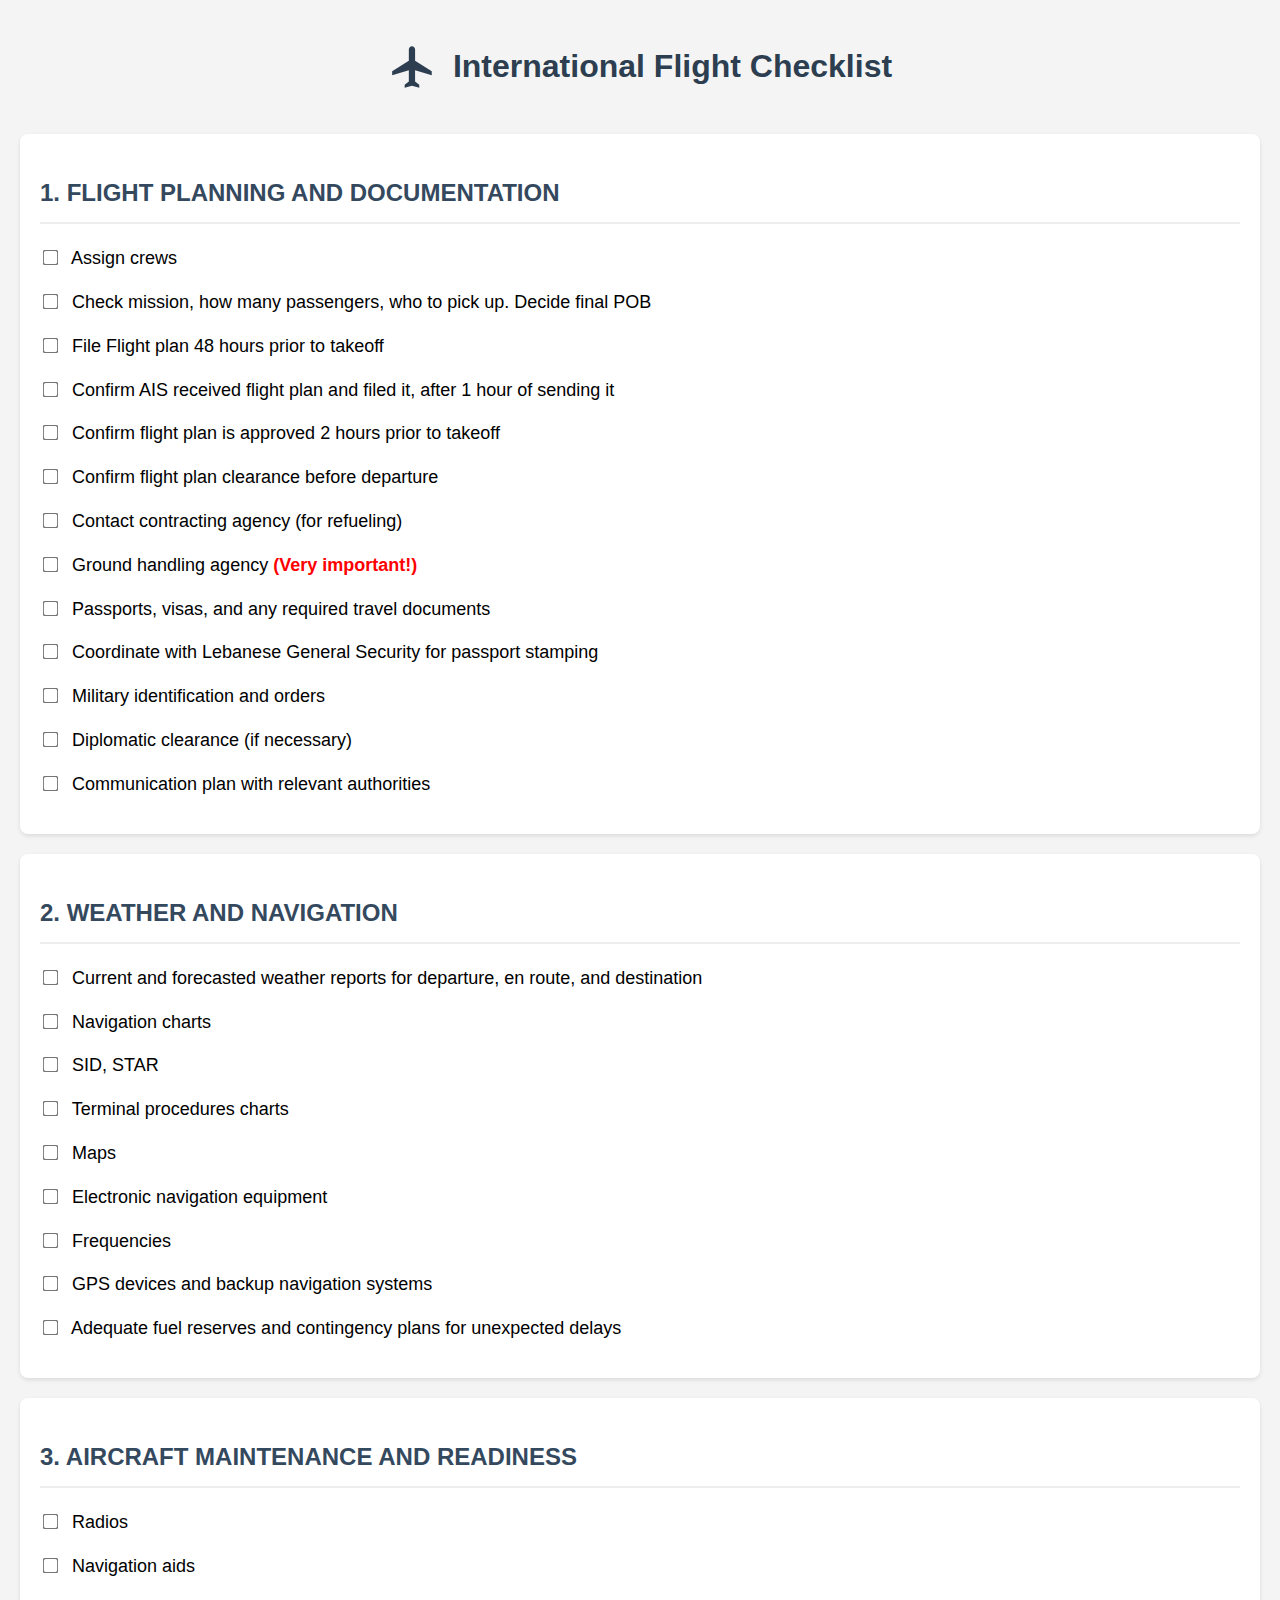
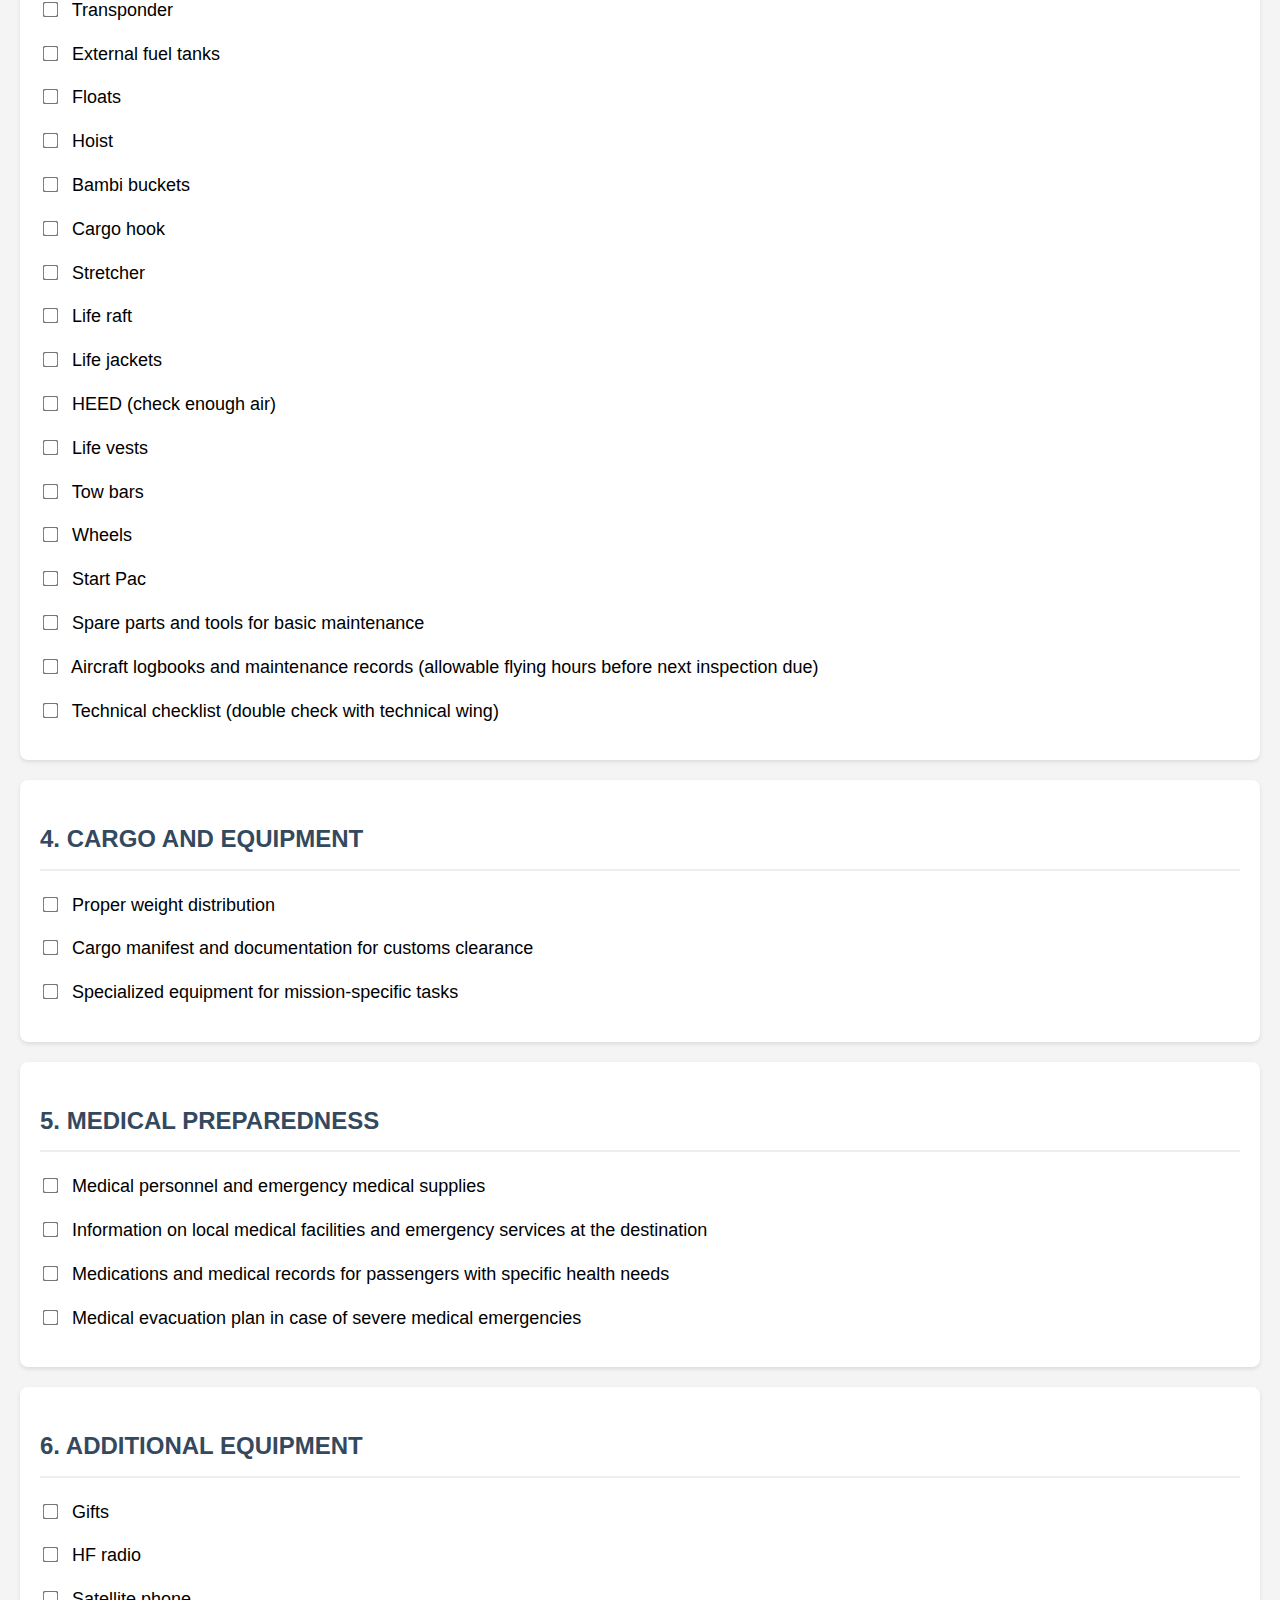
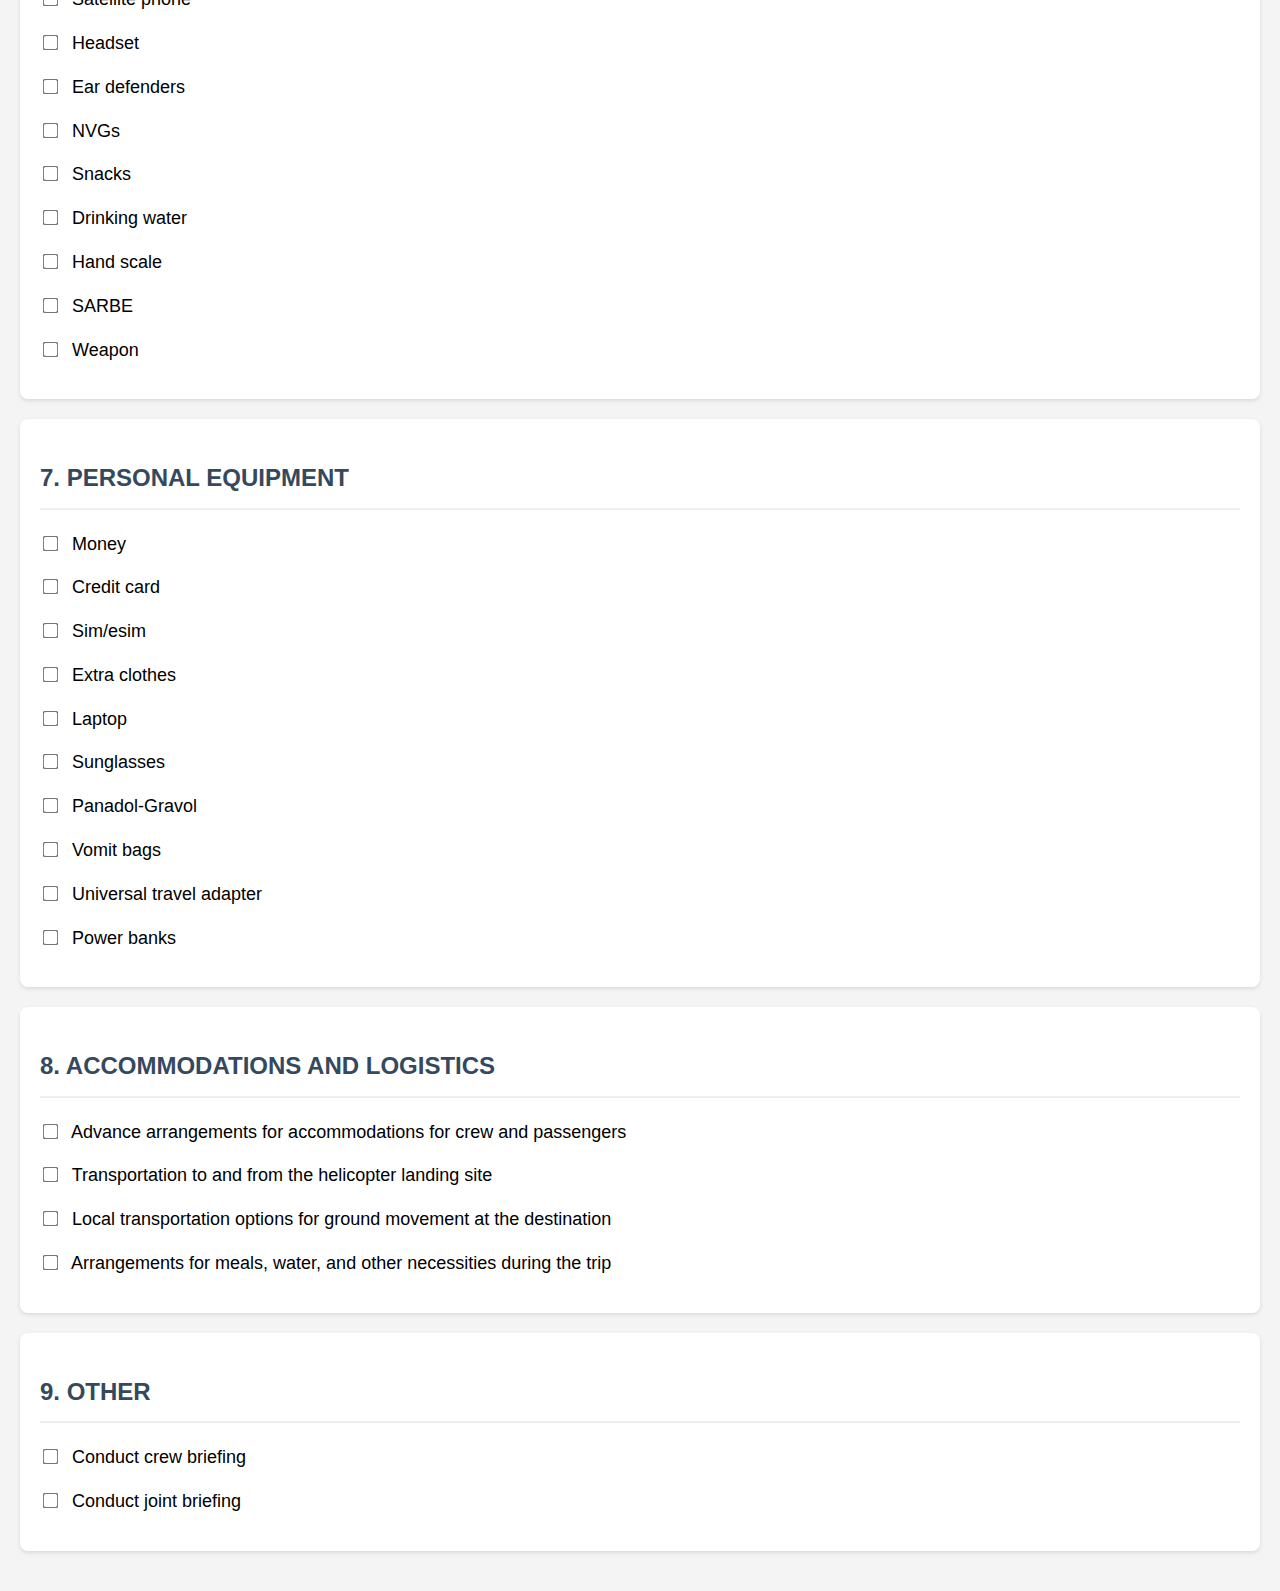
<file: index.html>
<!DOCTYPE html>
<html lang="en">

<head>
    <meta charset="UTF-8">
    <meta name="viewport" content="width=device-width, initial-scale=1.0">
    <title>Interactive International Flight Checklist</title>
    <link rel="stylesheet" href="style.css">
    <style>
        body {
            font-family: Arial, sans-serif;
            line-height: 1.6;
            margin: 0;
            padding: 20px;
            background-color: #f4f4f4;
            font-size: 18px;
        }

        .important {
            color: red;
            font-weight: bold;
        }
    </style>
</head>

<body>
    <div class="header">
        <svg class="logo" viewBox="0 0 24 24" fill="none" xmlns="http://www.w3.org/2000/svg">
            <path
                d="M21 16V14L13 9V3.5C13 2.67 12.33 2 11.5 2C10.67 2 10 2.67 10 3.5V9L2 14V16L10 13.5V19L8 20.5V22L11.5 21L15 22V20.5L13 19V13.5L21 16Z"
                fill="#2c3e50" />
        </svg>
        <h1>International Flight Checklist</h1>
    </div>

    <!-- Section 1: Flight Planning and Documentation -->
    <div class="checklist">
        <h2>1. FLIGHT PLANNING AND DOCUMENTATION</h2>
        <div class="item"><label><input type="checkbox"> Assign crews</label></div>
        <div class="item"><label><input type="checkbox"> Check mission, how many passengers, who to pick up. Decide
                final POB</label></div>
        <div class="item"><label><input type="checkbox"> File Flight plan 48 hours prior to takeoff</label></div>
        <div class="item"><label><input type="checkbox"> Confirm AIS received flight plan and filed it, after 1 hour of
                sending it</label></div>
        <div class="item"><label><input type="checkbox"> Confirm flight plan is approved 2 hours prior to
                takeoff</label></div>
        <div class="item"><label><input type="checkbox"> Confirm flight plan clearance before departure</label></div>
        <div class="item"><label><input type="checkbox"> Contact contracting agency (for refueling)</label></div>
        <div class="item"><label><input type="checkbox"> Ground handling agency <span class="important">(Very
                    important!)</span></label></div>
        <div class="item"><label><input type="checkbox"> Passports, visas, and any required travel documents</label>
        </div>
        <div class="item"><label><input type="checkbox"> Coordinate with Lebanese General Security for passport
                stamping</label></div>
        <div class="item"><label><input type="checkbox"> Military identification and orders</label></div>
        <div class="item"><label><input type="checkbox"> Diplomatic clearance (if necessary)</label></div>
        <div class="item"><label><input type="checkbox"> Communication plan with relevant authorities</label></div>
    </div>

    <!-- Section 2: Weather and Navigation -->
    <div class="checklist">
        <h2>2. WEATHER AND NAVIGATION</h2>
        <div class="item"><label><input type="checkbox"> Current and forecasted weather reports for departure, en route,
                and destination</label></div>
        <div class="item"><label><input type="checkbox"> Navigation charts</label></div>
        <div class="item"><label><input type="checkbox"> SID, STAR</label></div>
        <div class="item"><label><input type="checkbox"> Terminal procedures charts</label></div>
        <div class="item"><label><input type="checkbox"> Maps</label></div>
        <div class="item"><label><input type="checkbox"> Electronic navigation equipment</label></div>
        <div class="item"><label><input type="checkbox"> Frequencies</label></div>
        <div class="item"><label><input type="checkbox"> GPS devices and backup navigation systems</label></div>
        <div class="item"><label><input type="checkbox"> Adequate fuel reserves and contingency plans for unexpected
                delays</label></div>
    </div>

    <!-- Section 3: Aircraft Maintenance and Readiness -->
    <div class="checklist">
        <h2>3. AIRCRAFT MAINTENANCE AND READINESS</h2>
        <div class="item"><label><input type="checkbox"> Radios</label></div>
        <div class="item"><label><input type="checkbox"> Navigation aids</label></div>
        <div class="item"><label><input type="checkbox"> Transponder</label></div>
        <div class="item"><label><input type="checkbox"> External fuel tanks</label></div>
        <div class="item"><label><input type="checkbox"> Floats</label></div>
        <div class="item"><label><input type="checkbox"> Hoist</label></div>
        <div class="item"><label><input type="checkbox"> Bambi buckets</label></div>
        <div class="item"><label><input type="checkbox"> Cargo hook</label></div>
        <div class="item"><label><input type="checkbox"> Stretcher</label></div>
        <div class="item"><label><input type="checkbox"> Life raft</label></div>
        <div class="item"><label><input type="checkbox"> Life jackets</label></div>
        <div class="item"><label><input type="checkbox"> HEED (check enough air)</label></div>
        <div class="item"><label><input type="checkbox"> Life vests</label></div>
        <div class="item"><label><input type="checkbox"> Tow bars</label></div>
        <div class="item"><label><input type="checkbox"> Wheels</label></div>
        <div class="item"><label><input type="checkbox"> Start Pac</label></div>
        <div class="item"><label><input type="checkbox"> Spare parts and tools for basic maintenance</label></div>
        <div class="item"><label><input type="checkbox"> Aircraft logbooks and maintenance records (allowable flying
                hours before next inspection due)</label></div>
        <div class="item"><label><input type="checkbox"> Technical checklist (double check with technical wing)</label>
        </div>
    </div>

    <!-- Section 4: Cargo and Equipment -->
    <div class="checklist">
        <h2>4. CARGO AND EQUIPMENT</h2>
        <div class="item"><label><input type="checkbox"> Proper weight distribution</label></div>
        <div class="item"><label><input type="checkbox"> Cargo manifest and documentation for customs clearance</label>
        </div>
        <div class="item"><label><input type="checkbox"> Specialized equipment for mission-specific tasks</label></div>
    </div>

    <!-- Section 5: Medical Preparedness -->
    <div class="checklist">
        <h2>5. MEDICAL PREPAREDNESS</h2>
        <div class="item"><label><input type="checkbox"> Medical personnel and emergency medical supplies</label></div>
        <div class="item"><label><input type="checkbox"> Information on local medical facilities and emergency services
                at the destination</label></div>
        <div class="item"><label><input type="checkbox"> Medications and medical records for passengers with specific
                health needs</label></div>
        <div class="item"><label><input type="checkbox"> Medical evacuation plan in case of severe medical
                emergencies</label></div>
    </div>

    <!-- Section 6: Additional Equipment -->
    <div class="checklist">
        <h2>6. ADDITIONAL EQUIPMENT</h2>
        <div class="item"><label><input type="checkbox"> Gifts</label></div>
        <div class="item"><label><input type="checkbox"> HF radio</label></div>
        <div class="item"><label><input type="checkbox"> Satellite phone</label></div>
        <div class="item"><label><input type="checkbox"> Headset</label></div>
        <div class="item"><label><input type="checkbox"> Ear defenders</label></div>
        <div class="item"><label><input type="checkbox"> NVGs</label></div>
        <div class="item"><label><input type="checkbox"> Snacks</label></div>
        <div class="item"><label><input type="checkbox"> Drinking water</label></div>
        <div class="item"><label><input type="checkbox"> Hand scale</label></div>
        <div class="item"><label><input type="checkbox"> SARBE</label></div>
        <div class="item"><label><input type="checkbox"> Weapon</label></div>
    </div>

    <!-- Section 7: Personal Equipment -->
    <div class="checklist">
        <h2>7. PERSONAL EQUIPMENT</h2>
        <div class="item"><label><input type="checkbox"> Money</label></div>
        <div class="item"><label><input type="checkbox"> Credit card</label></div>
        <div class="item"><label><input type="checkbox"> Sim/esim</label></div>
        <div class="item"><label><input type="checkbox"> Extra clothes</label></div>
        <div class="item"><label><input type="checkbox"> Laptop</label></div>
        <div class="item"><label><input type="checkbox"> Sunglasses</label></div>
        <div class="item"><label><input type="checkbox"> Panadol-Gravol</label></div>
        <div class="item"><label><input type="checkbox"> Vomit bags</label></div>
        <div class="item"><label><input type="checkbox"> Universal travel adapter</label></div>
        <div class="item"><label><input type="checkbox"> Power banks</label></div>
    </div>

    <!-- Section 8: Accommodations and Logistics -->
    <div class="checklist">
        <h2>8. ACCOMMODATIONS AND LOGISTICS</h2>
        <div class="item"><label><input type="checkbox"> Advance arrangements for accommodations for crew and
                passengers</label></div>
        <div class="item"><label><input type="checkbox"> Transportation to and from the helicopter landing site</label>
        </div>
        <div class="item"><label><input type="checkbox"> Local transportation options for ground movement at the
                destination</label></div>
        <div class="item"><label><input type="checkbox"> Arrangements for meals, water, and other necessities during the
                trip</label></div>
    </div>

    <!-- Section 9: Other -->
    <div class="checklist">
        <h2>9. OTHER</h2>
        <div class="item"><label><input type="checkbox"> Conduct crew briefing</label></div>
        <div class="item"><label><input type="checkbox"> Conduct joint briefing</label></div>
    </div>


    <script src="script.js"></script>
</body>

</html>
</file>
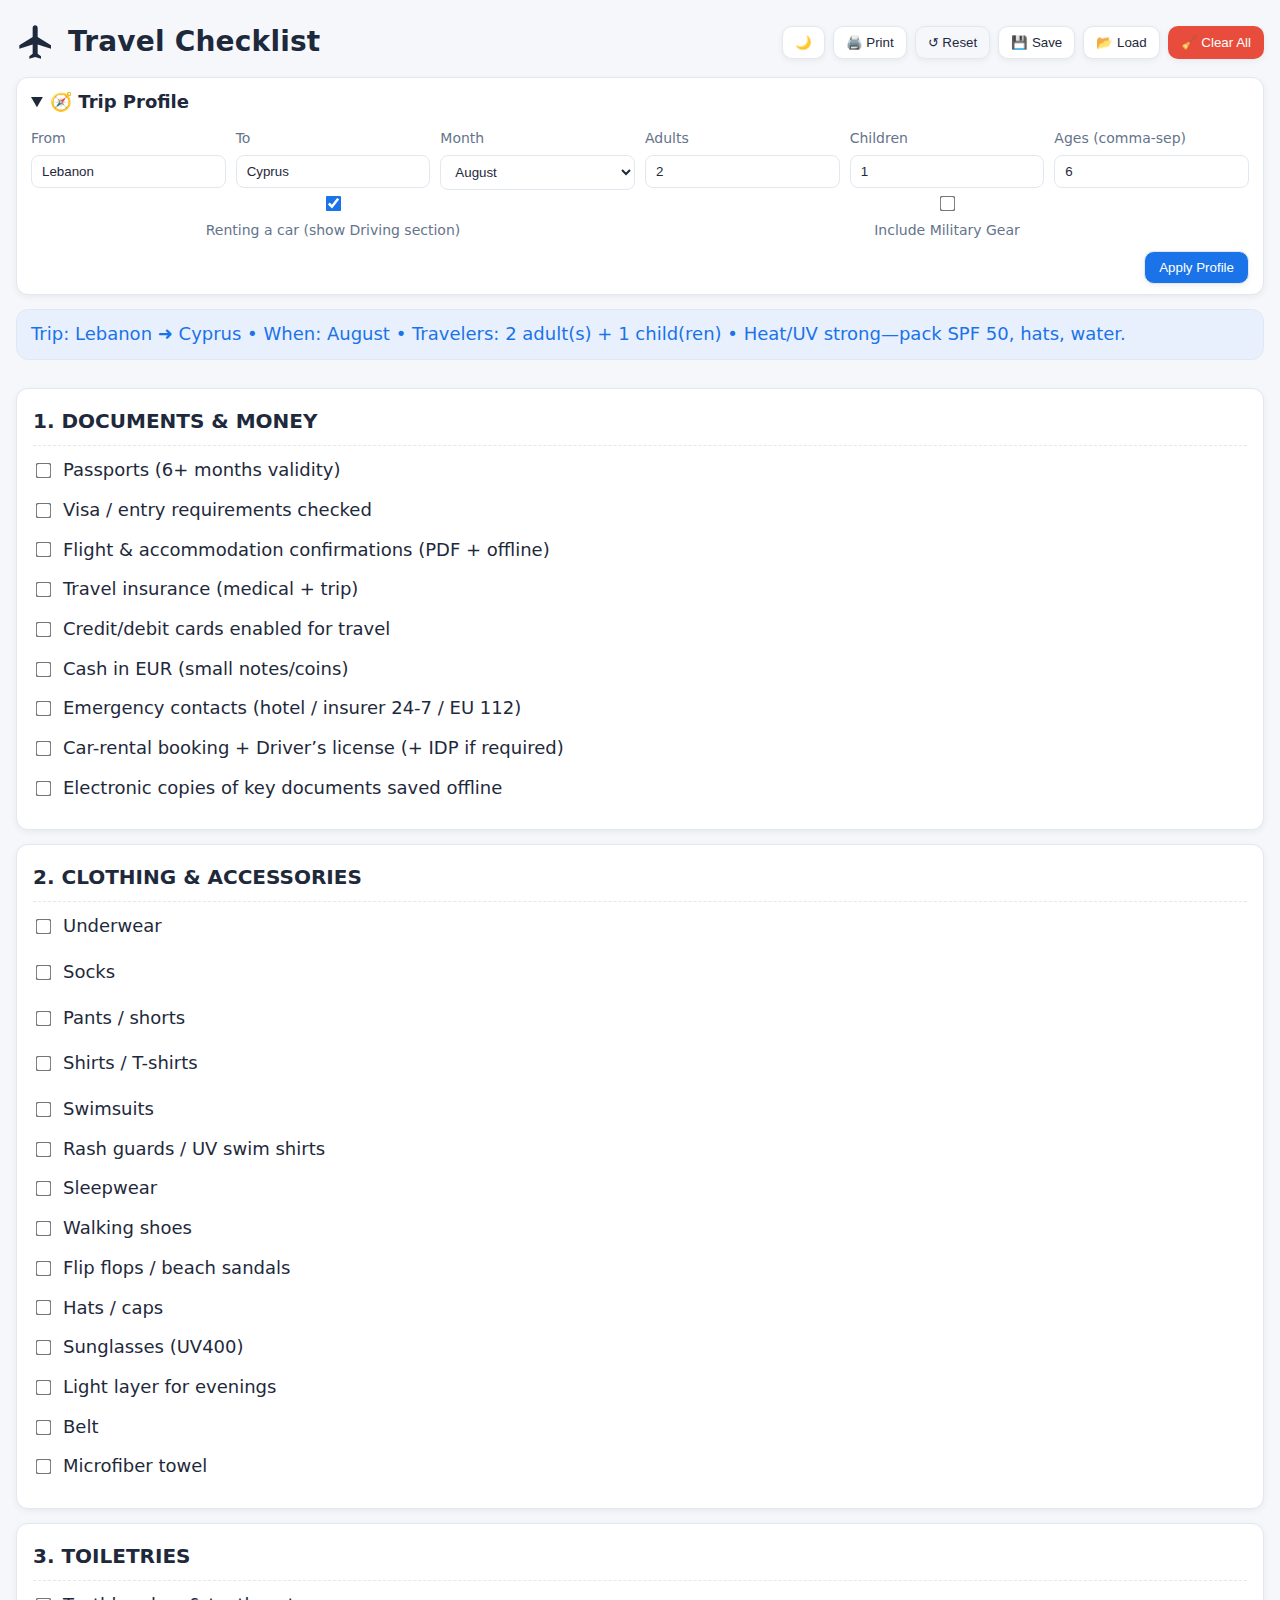
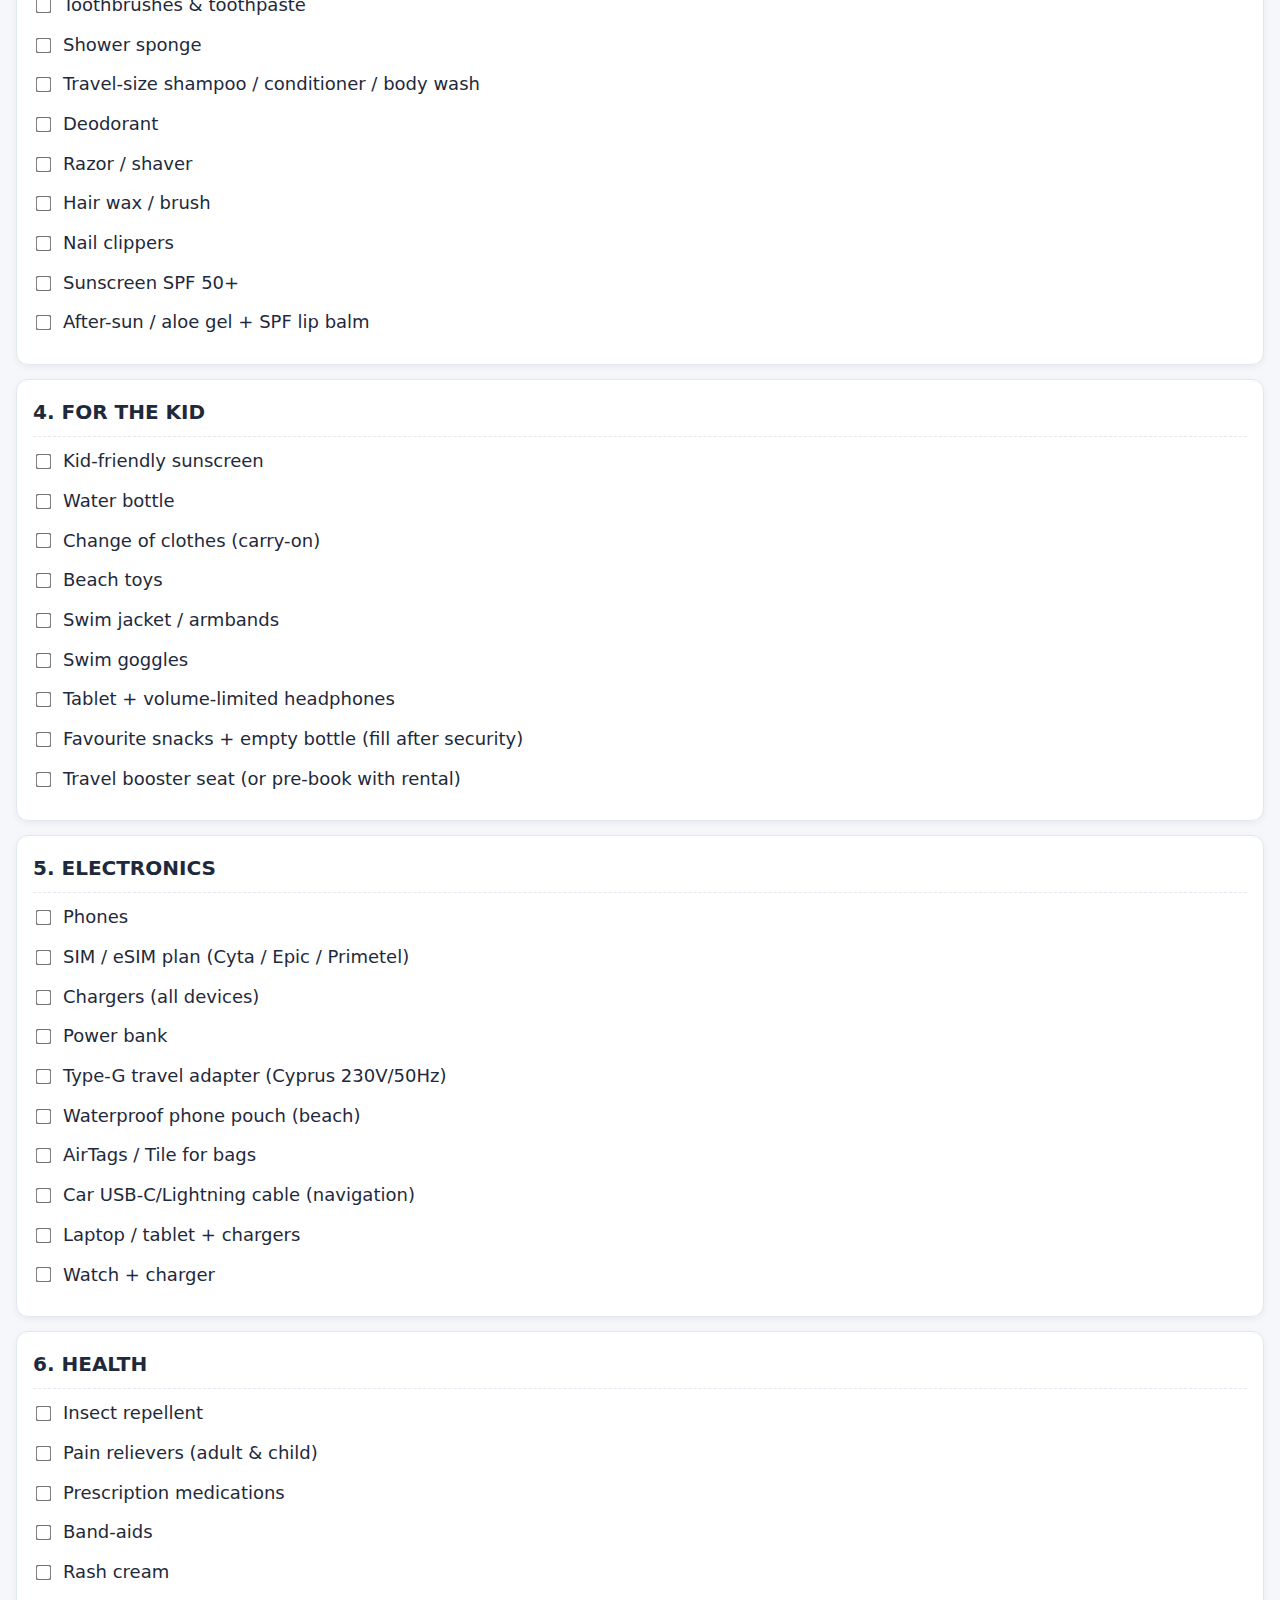
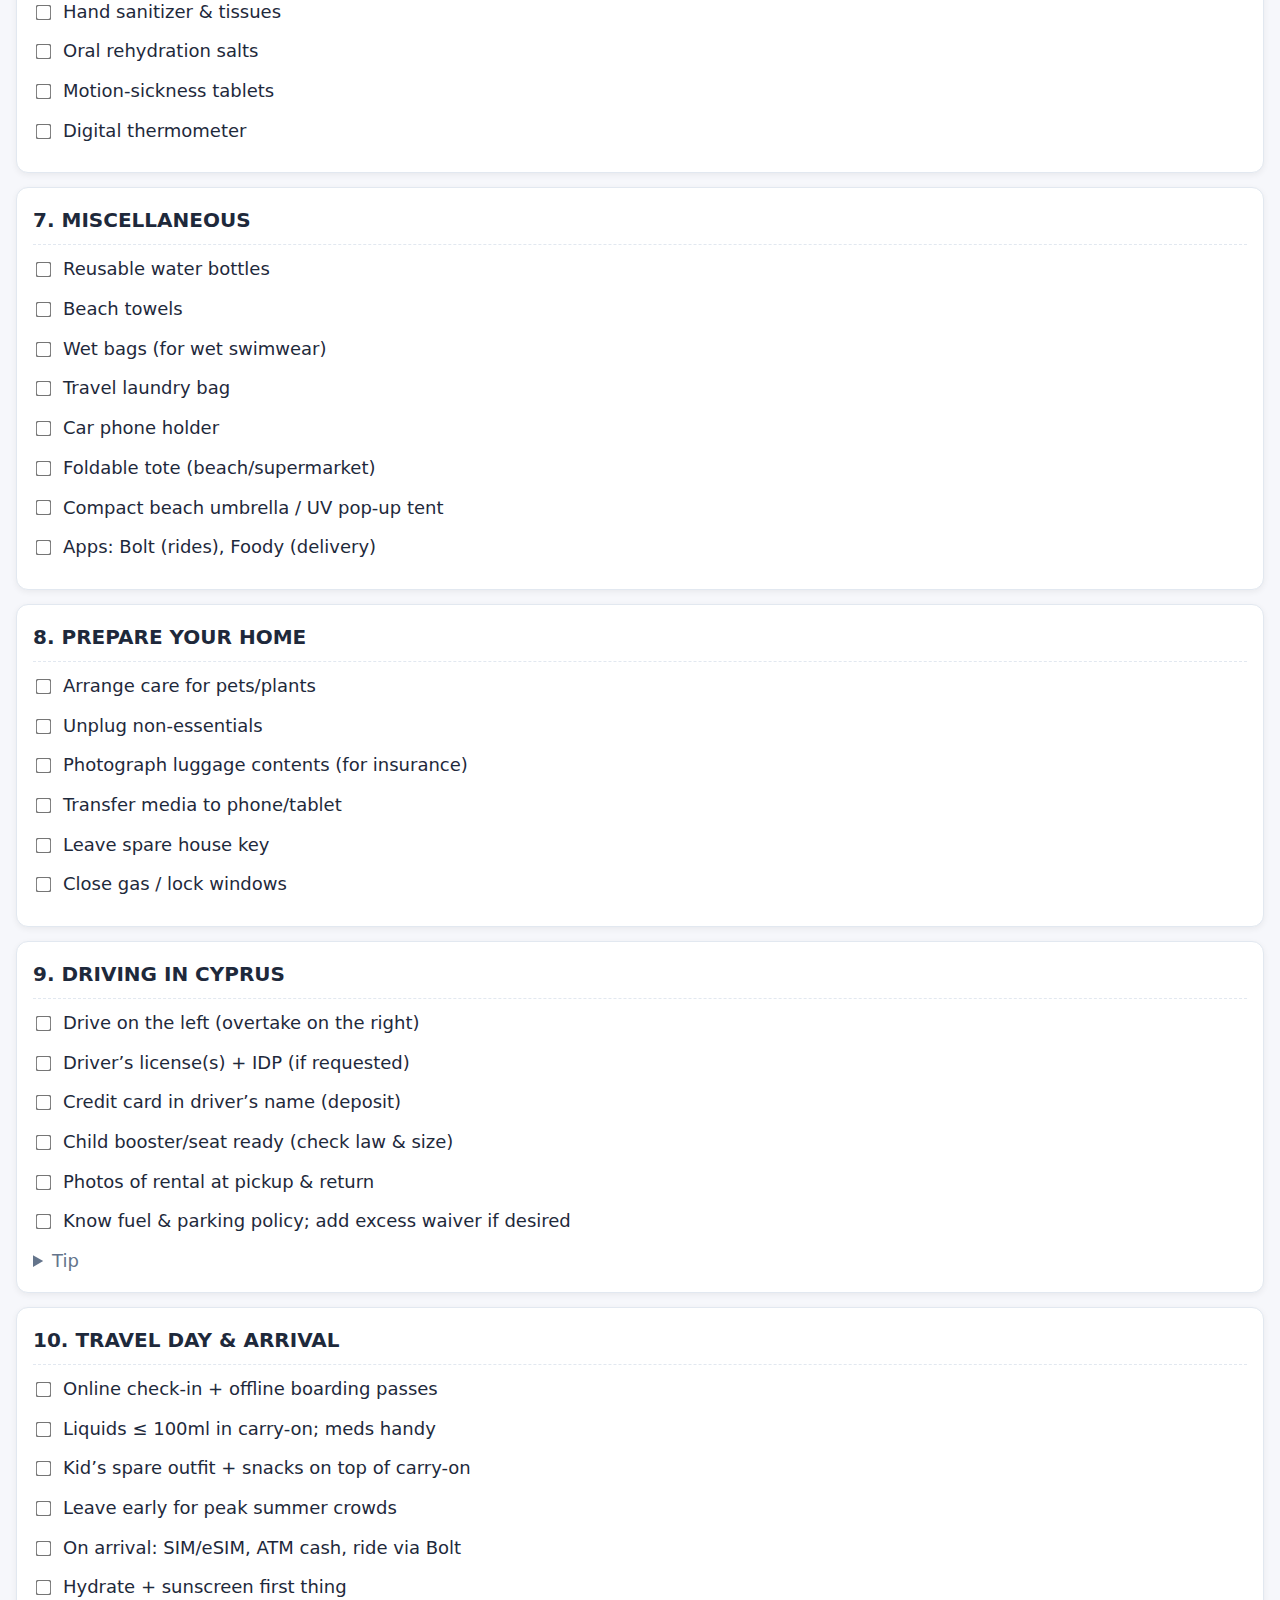
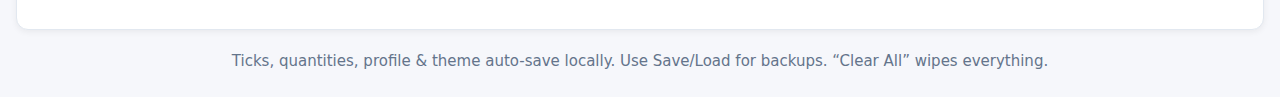
<file: test/index.html>
<!DOCTYPE html>
<html lang="en" data-theme="light">
<head>
  <meta charset="UTF-8" />
  <meta name="viewport" content="width=device-width, initial-scale=1.0"/>
  <title>Personal Travel Checklist — Lebanon ➜ Cyprus</title>
  <link rel="stylesheet" href="style.css"/>
</head>
<body>
  <header class="header">
    <div class="brand">
      <svg class="logo" viewBox="0 0 24 24" aria-hidden="true">
        <path d="M21 16V14L13 9V3.5C13 2.67 12.33 2 11.5 2S10 2.67 10 3.5V9L2 14V16L10 13.5V19L8 20.5V22L11.5 21L15 22V20.5L13 19V13.5L21 16Z"/>
      </svg>
      <h1>Travel Checklist</h1>
    </div>

    <div class="top-actions">
      <button id="themeToggle" type="button" aria-label="Toggle theme">🌙</button>
      <button id="printBtn" type="button" title="Print">🖨️ Print</button>
      <button id="resetBtn" type="button" class="secondary" title="Reset ticks & quantities">↺ Reset</button>
      <button id="saveBtn" type="button" title="Save locally (download)">💾 Save</button>
      <button id="loadBtn" type="button" title="Load from a saved file">📂 Load</button>
      <input id="loadFile" type="file" accept="application/json" hidden />
      <button id="clearAllBtn" type="button" class="danger" title="Clear everything (profile, theme, ticks, quantities)">🧹 Clear All</button>
    </div>
  </header>

  <!-- Trip Profile -->
  <details class="panel" open>
    <summary>🧭 Trip Profile</summary>
    <form id="tripForm">
      <div class="grid">
        <label>
          From
          <input type="text" id="from" placeholder="Lebanon" value="Lebanon">
        </label>
        <label>
          To
          <input type="text" id="to" placeholder="Cyprus" value="Cyprus">
        </label>
        <label>
          Month
          <select id="month">
            <option>January</option><option>February</option><option>March</option>
            <option>April</option><option>May</option><option>June</option>
            <option>July</option><option selected>August</option><option>September</option>
            <option>October</option><option>November</option><option>December</option>
          </select>
        </label>
        <label>
          Adults
          <input type="number" id="adults" min="1" max="6" value="2">
        </label>
        <label>
          Children
          <input type="number" id="children" min="0" max="6" value="1">
        </label>
        <label>
          Ages (comma-sep)
          <input type="text" id="childAges" placeholder="e.g., 6" value="6">
        </label>
      </div>

      <div class="grid toggles">
        <label class="switch">
          <input type="checkbox" id="rentCar" checked>
          <span>Renting a car (show Driving section)</span>
        </label>
        <label class="switch">
          <input type="checkbox" id="showMilitary">
          <span>Include Military Gear</span>
        </label>
      </div>

      <div class="profile-actions">
        <button type="button" id="applyProfile">Apply Profile</button>
      </div>
    </form>
  </details>

  <!-- Trip banner -->
  <div id="tripBanner" class="tripbar" role="note" aria-live="polite"></div>

  <!-- Traveler switcher (for qty counters) -->
  <div class="traveler-switch" id="travSwitch" aria-label="Select traveler for quantities"></div>

  <!-- SECTION 1 -->
  <section class="checklist" data-section="documents">
    <h2>1. DOCUMENTS & MONEY</h2>
    <div class="item"><label><input type="checkbox"> Passports (6+ months validity)</label></div>
    <div class="item"><label><input type="checkbox"> Visa / entry requirements checked</label></div>
    <div class="item"><label><input type="checkbox"> Flight & accommodation confirmations (PDF + offline)</label></div>
    <div class="item"><label><input type="checkbox"> Travel insurance (medical + trip)</label></div>
    <div class="item"><label><input type="checkbox"> Credit/debit cards enabled for travel</label></div>
    <div class="item"><label><input type="checkbox"> Cash in EUR (small notes/coins)</label></div>
    <div class="item"><label><input type="checkbox"> Emergency contacts (hotel / insurer 24-7 / EU 112)</label></div>
    <div class="item"><label><input type="checkbox"> Car-rental booking + Driver’s license (+ IDP if required)</label></div>
    <div class="item"><label><input type="checkbox"> Electronic copies of key documents saved offline</label></div>
  </section>

  <!-- SECTION 2 -->
  <section class="checklist" data-section="clothing">
    <h2>2. CLOTHING & ACCESSORIES</h2>
    <div class="item quant">
      <label><input type="checkbox"> Underwear</label>
      <div class="qty" data-quant="underwear"></div>
    </div>
    <div class="item quant">
      <label><input type="checkbox"> Socks</label>
      <div class="qty" data-quant="socks"></div>
    </div>
    <div class="item quant">
      <label><input type="checkbox"> Pants / shorts</label>
      <div class="qty" data-quant="pants"></div>
    </div>
    <div class="item quant">
      <label><input type="checkbox"> Shirts / T-shirts</label>
      <div class="qty" data-quant="shirts"></div>
    </div>
    <div class="item"><label><input type="checkbox"> Swimsuits</label></div>
    <div class="item"><label><input type="checkbox"> Rash guards / UV swim shirts</label></div>
    <div class="item"><label><input type="checkbox"> Sleepwear</label></div>
    <div class="item"><label><input type="checkbox"> Walking shoes</label></div>
    <div class="item"><label><input type="checkbox"> Flip flops / beach sandals</label></div>
    <div class="item"><label><input type="checkbox"> Hats / caps</label></div>
    <div class="item"><label><input type="checkbox"> Sunglasses (UV400)</label></div>
    <div class="item"><label><input type="checkbox"> Light layer for evenings</label></div>
    <div class="item"><label><input type="checkbox"> Belt</label></div>
    <div class="item"><label><input type="checkbox"> Microfiber towel</label></div>
  </section>

  <!-- SECTION 3 -->
  <section class="checklist" data-section="toiletries">
    <h2>3. TOILETRIES</h2>
    <div class="item"><label><input type="checkbox"> Toothbrushes & toothpaste</label></div>
    <div class="item"><label><input type="checkbox"> Shower sponge</label></div>
    <div class="item"><label><input type="checkbox"> Travel-size shampoo / conditioner / body wash</label></div>
    <div class="item"><label><input type="checkbox"> Deodorant</label></div>
    <div class="item"><label><input type="checkbox"> Razor / shaver</label></div>
    <div class="item"><label><input type="checkbox"> Hair wax / brush</label></div>
    <div class="item"><label><input type="checkbox"> Nail clippers</label></div>
    <div class="item"><label><input type="checkbox"> Sunscreen SPF 50+</label></div>
    <div class="item"><label><input type="checkbox"> After-sun / aloe gel + SPF lip balm</label></div>
  </section>

  <!-- SECTION 4 -->
  <section class="checklist" data-section="kid">
    <h2>4. FOR THE KID</h2>
    <div class="item"><label><input type="checkbox"> Kid-friendly sunscreen</label></div>
    <div class="item"><label><input type="checkbox"> Water bottle</label></div>
    <div class="item"><label><input type="checkbox"> Change of clothes (carry-on)</label></div>
    <div class="item"><label><input type="checkbox"> Beach toys</label></div>
    <div class="item"><label><input type="checkbox"> Swim jacket / armbands</label></div>
    <div class="item"><label><input type="checkbox"> Swim goggles</label></div>
    <div class="item"><label><input type="checkbox"> Tablet + volume-limited headphones</label></div>
    <div class="item"><label><input type="checkbox"> Favourite snacks + empty bottle (fill after security)</label></div>
    <div class="item"><label><input type="checkbox"> Travel booster seat (or pre-book with rental)</label></div>
  </section>

  <!-- SECTION 5 -->
  <section class="checklist" data-section="electronics">
    <h2>5. ELECTRONICS</h2>
    <div class="item"><label><input type="checkbox"> Phones</label></div>
    <div class="item"><label><input type="checkbox"> SIM / eSIM plan (Cyta / Epic / Primetel)</label></div>
    <div class="item"><label><input type="checkbox"> Chargers (all devices)</label></div>
    <div class="item"><label><input type="checkbox"> Power bank</label></div>
    <div class="item"><label><input type="checkbox"> Type-G travel adapter (Cyprus 230V/50Hz)</label></div>
    <div class="item"><label><input type="checkbox"> Waterproof phone pouch (beach)</label></div>
    <div class="item"><label><input type="checkbox"> AirTags / Tile for bags</label></div>
    <div class="item"><label><input type="checkbox"> Car USB-C/Lightning cable (navigation)</label></div>
    <div class="item"><label><input type="checkbox"> Laptop / tablet + chargers</label></div>
    <div class="item"><label><input type="checkbox"> Watch + charger</label></div>
  </section>

  <!-- SECTION 6 -->
  <section class="checklist" data-section="health">
    <h2>6. HEALTH</h2>
    <div class="item"><label><input type="checkbox"> Insect repellent</label></div>
    <div class="item"><label><input type="checkbox"> Pain relievers (adult & child)</label></div>
    <div class="item"><label><input type="checkbox"> Prescription medications</label></div>
    <div class="item"><label><input type="checkbox"> Band-aids</label></div>
    <div class="item"><label><input type="checkbox"> Rash cream</label></div>
    <div class="item"><label><input type="checkbox"> Hand sanitizer & tissues</label></div>
    <div class="item"><label><input type="checkbox"> Oral rehydration salts</label></div>
    <div class="item"><label><input type="checkbox"> Motion-sickness tablets</label></div>
    <div class="item"><label><input type="checkbox"> Digital thermometer</label></div>
  </section>

  <!-- SECTION 7 -->
  <section class="checklist" data-section="misc">
    <h2>7. MISCELLANEOUS</h2>
    <div class="item"><label><input type="checkbox"> Reusable water bottles</label></div>
    <div class="item"><label><input type="checkbox"> Beach towels</label></div>
    <div class="item"><label><input type="checkbox"> Wet bags (for wet swimwear)</label></div>
    <div class="item"><label><input type="checkbox"> Travel laundry bag</label></div>
    <div class="item"><label><input type="checkbox"> Car phone holder</label></div>
    <div class="item"><label><input type="checkbox"> Foldable tote (beach/supermarket)</label></div>
    <div class="item"><label><input type="checkbox"> Compact beach umbrella / UV pop-up tent</label></div>
    <div class="item"><label><input type="checkbox"> Apps: Bolt (rides), Foody (delivery)</label></div>
  </section>

  <!-- SECTION 8 -->
  <section class="checklist" data-section="home">
    <h2>8. PREPARE YOUR HOME</h2>
    <div class="item"><label><input type="checkbox"> Arrange care for pets/plants</label></div>
    <div class="item"><label><input type="checkbox"> Unplug non-essentials</label></div>
    <div class="item"><label><input type="checkbox"> Photograph luggage contents (for insurance)</label></div>
    <div class="item"><label><input type="checkbox"> Transfer media to phone/tablet</label></div>
    <div class="item"><label><input type="checkbox"> Leave spare house key</label></div>
    <div class="item"><label><input type="checkbox"> Close gas / lock windows</label></div>
  </section>

  <!-- SECTION 9 -->
  <section class="checklist" data-section="driving">
    <h2>9. DRIVING IN CYPRUS</h2>
    <div class="item"><label><input type="checkbox"> Drive on the left (overtake on the right)</label></div>
    <div class="item"><label><input type="checkbox"> Driver’s license(s) + IDP (if requested)</label></div>
    <div class="item"><label><input type="checkbox"> Credit card in driver’s name (deposit)</label></div>
    <div class="item"><label><input type="checkbox"> Child booster/seat ready (check law & size)</label></div>
    <div class="item"><label><input type="checkbox"> Photos of rental at pickup & return</label></div>
    <div class="item"><label><input type="checkbox"> Know fuel & parking policy; add excess waiver if desired</label></div>
    <details class="note"><summary>Tip</summary>If placing a child seat in the front (avoid if possible), deactivate the passenger airbag.</details>
  </section>

  <!-- SECTION 10 -->
  <section class="checklist" data-section="travelday">
    <h2>10. TRAVEL DAY & ARRIVAL</h2>
    <div class="item"><label><input type="checkbox"> Online check-in + offline boarding passes</label></div>
    <div class="item"><label><input type="checkbox"> Liquids ≤ 100ml in carry-on; meds handy</label></div>
    <div class="item"><label><input type="checkbox"> Kid’s spare outfit + snacks on top of carry-on</label></div>
    <div class="item"><label><input type="checkbox"> Leave early for peak summer crowds</label></div>
    <div class="item"><label><input type="checkbox"> On arrival: SIM/eSIM, ATM cash, ride via Bolt</label></div>
    <div class="item"><label><input type="checkbox"> Hydrate + sunscreen first thing</label></div>
  </section>

  <!-- SECTION 11 -->
  <details class="checklist collapsible" data-section="military">
    <summary><h2>11. MILITARY GEAR (optional)</h2></summary>
    <div class="item"><label><input type="checkbox"> Mission order</label></div>
    <div class="item"><label><input type="checkbox"> Multicam uniform</label></div>
    <div class="item"><label><input type="checkbox"> Belt</label></div>
    <div class="item"><label><input type="checkbox"> Beret</label></div>
    <div class="item"><label><input type="checkbox"> Flight suit (1–2)</label></div>
    <div class="item"><label><input type="checkbox"> Aviator boots</label></div>
    <div class="item"><label><input type="checkbox"> Pilot helmet</label></div>
    <div class="item"><label><input type="checkbox"> Gloves</label></div>
    <div class="item"><label><input type="checkbox"> Dog tags</label></div>
    <div class="item"><label><input type="checkbox"> Flight jacket (if applicable)</label></div>
    <div class="item"><label><input type="checkbox"> Aviator sunglasses</label></div>
    <div class="item"><label><input type="checkbox"> Green/Beige T-shirts</label></div>
    <div class="item"><label><input type="checkbox"> Socks</label></div>
  </details>

  <footer class="footer">
    <small>Ticks, quantities, profile & theme auto-save locally. Use Save/Load for backups. “Clear All” wipes everything.</small>
  </footer>

  <script src="script.js"></script>
</body>
</html>
</file>
<file: style.css>
body {
  font-family: Arial, sans-serif;
  line-height: 1.6;
  margin: 0;
  padding: 20px;
  background-color: #f4f4f4;
  font-size: 18px;
}

.checklist {
  background-color: white;
  border-radius: 8px;
  box-shadow: 0 2px 4px rgba(0, 0, 0, 0.1);
  padding: 20px;
  margin-bottom: 20px;
}

.header {
  display: flex;
  align-items: center;
  justify-content: center;
  margin-bottom: 20px;
}

.logo {
  width: 50px;
  height: 50px;
  margin-right: 15px;
}

h1 {
  font-size: 32px;
  color: #2c3e50;
}

h2 {
  font-size: 24px;
  color: #34495e;
  border-bottom: 2px solid #eee;
  padding-bottom: 10px;
}

.item {
  margin-bottom: 15px;
  transition: all 0.3s ease;
}

/* .important {
  color: red;
  font-weight: bold;
} */

/* Style for label to ensure clickable area is the entire line */
.item label {
  display: block; /* This keeps the items on separate lines */
  cursor: pointer; /* Changes the cursor to pointer when hovering */
}

/* Style for checkbox */
input[type="checkbox"] {
  margin-right: 10px;
  transform: scale(1.2);
}

/* Dimmed and strike-through effect when the checkbox is checked */
.item.dimmed {
  opacity: 0.5;
  text-decoration: line-through;
}
</file>
<file: test/style.css>
:root {
  --bg: #f6f7fb;
  --panel: #ffffff;
  --text: #1e293b;
  --muted: #64748b;
  --brand: #1a73e8;
  --accent: #e8f0fe;
  --border: #e2e8f0;
  --danger: #e74c3c;
  --shadow: 0 2px 6px rgba(0,0,0,.06);
}

html[data-theme="dark"] {
  --bg: #0b1220;
  --panel: #0f172a;
  --text: #e2e8f0;
  --muted: #94a3b8;
  --brand: #8ab4ff;
  --accent: #0b2a55;
  --border: #1e293b;
  --danger: #ff6b6b;
  --shadow: 0 2px 8px rgba(0,0,0,.5);
}

* { box-sizing: border-box; }

body {
  margin: 0;
  font-family: system-ui, -apple-system, Segoe UI, Roboto, "Helvetica Neue", Arial, "Noto Sans", "Apple Color Emoji", "Segoe UI Emoji";
  background: var(--bg);
  color: var(--text);
  line-height: 1.6;
  font-size: 18px;
  padding: 16px;
}

.header {
  display: flex;
  align-items: center;
  justify-content: space-between;
  margin: 4px 0 12px;
  gap: 12px;
  flex-wrap: wrap;
}

.brand {
  display: flex;
  align-items: center;
  gap: 12px;
}

.logo {
  width: 40px;
  height: 40px;
  fill: var(--text);
}

h1 {
  margin: 0;
  font-size: 28px;
  letter-spacing: 0.2px;
}

.top-actions {
  display: flex;
  gap: 8px;
  flex-wrap: wrap;
}

.top-actions button {
  border: 1px solid var(--border);
  background: var(--panel);
  color: var(--text);
  border-radius: 10px;
  padding: 8px 12px;
  cursor: pointer;
  box-shadow: var(--shadow);
}

.top-actions .secondary {
  background: transparent;
}

.top-actions .danger {
  background: var(--danger);
  color: #fff;
  border-color: transparent;
}

.panel {
  background: var(--panel);
  border: 1px solid var(--border);
  border-radius: 12px;
  box-shadow: var(--shadow);
  padding: 10px 14px;
  margin: 8px 0 14px;
}

.panel summary {
  cursor: pointer;
  font-weight: 600;
}

#tripForm .grid {
  display: grid;
  gap: 10px;
  grid-template-columns: repeat(auto-fit, minmax(180px, 1fr));
  margin-top: 10px;
}

#tripForm label {
  display: flex;
  flex-direction: column;
  gap: 6px;
  font-size: 14px;
  color: var(--muted);
}

#tripForm input, #tripForm select {
  padding: 8px 10px;
  border-radius: 8px;
  border: 1px solid var(--border);
  background: var(--panel);
  color: var(--text);
}

#tripForm .toggles {
  grid-template-columns: repeat(auto-fit, minmax(260px, 1fr));
  margin-top: 4px;
}

.switch {
  display: flex;
  align-items: center;
  gap: 8px;
  font-size: 15px;
  color: var(--text);
}

.profile-actions {
  display: flex;
  justify-content: flex-end;
  margin-top: 10px;
}

.profile-actions button {
  border: 1px solid var(--border);
  background: var(--brand);
  color: white;
  border-radius: 10px;
  padding: 8px 14px;
  cursor: pointer;
  box-shadow: var(--shadow);
}

.tripbar {
  background: var(--accent);
  border: 1px solid var(--border);
  color: var(--brand);
  border-radius: 12px;
  padding: 10px 14px;
  margin: 8px 0 14px;
}

.traveler-switch {
  display: flex;
  flex-wrap: wrap;
  gap: 8px;
  margin: 8px 0 14px;
}

.traveler-switch .pill {
  padding: 6px 10px;
  border-radius: 999px;
  border: 1px solid var(--border);
  background: var(--panel);
  color: var(--text);
  cursor: pointer;
  box-shadow: var(--shadow);
  font-size: 14px;
}

.traveler-switch .pill.active {
  background: var(--brand);
  color: white;
  border-color: transparent;
}

.checklist {
  background: var(--panel);
  border-radius: 12px;
  border: 1px solid var(--border);
  box-shadow: var(--shadow);
  padding: 16px;
  margin-bottom: 14px;
}

h2 {
  font-size: 20px;
  margin: 0 0 10px;
  color: var(--text);
  border-bottom: 1px dashed var(--border);
  padding-bottom: 8px;
}

.item { margin: 10px 0; }

.item label { cursor: pointer; display: inline-flex; align-items: center; gap: 10px; }

input[type="checkbox"] {
  transform: scale(1.2);
  accent-color: var(--brand);
}

.item.dimmed { opacity: .55; text-decoration: line-through; }

.qty {
  margin-top: 6px;
  display: flex;
  align-items: center;
  gap: 8px;
  flex-wrap: wrap;
}

.qty .control {
  display: inline-flex;
  align-items: center;
  border: 1px solid var(--border);
  border-radius: 10px;
  background: var(--panel);
  box-shadow: var(--shadow);
}

.qty button {
  border: none;
  background: transparent;
  padding: 6px 10px;
  font-size: 16px;
  cursor: pointer;
  color: var(--text);
}

.qty .count {
  min-width: 36px;
  text-align: center;
  font-weight: 600;
}

.qty .label {
  font-size: 13px;
  color: var(--muted);
  margin-right: 6px;
}

details.note { color: var(--muted); margin-top: 6px; }

details.collapsible summary { cursor: pointer; }
details.collapsible > summary h2 { display: inline; border: none; padding: 0; }

.footer {
  text-align: center;
  color: var(--muted);
  margin: 16px 0 6px;
}

/* Print */
@media print {
  .top-actions, .panel, .traveler-switch { display: none !important; }
  body { background: white; }
  .checklist { break-inside: avoid; }
}
</file>
